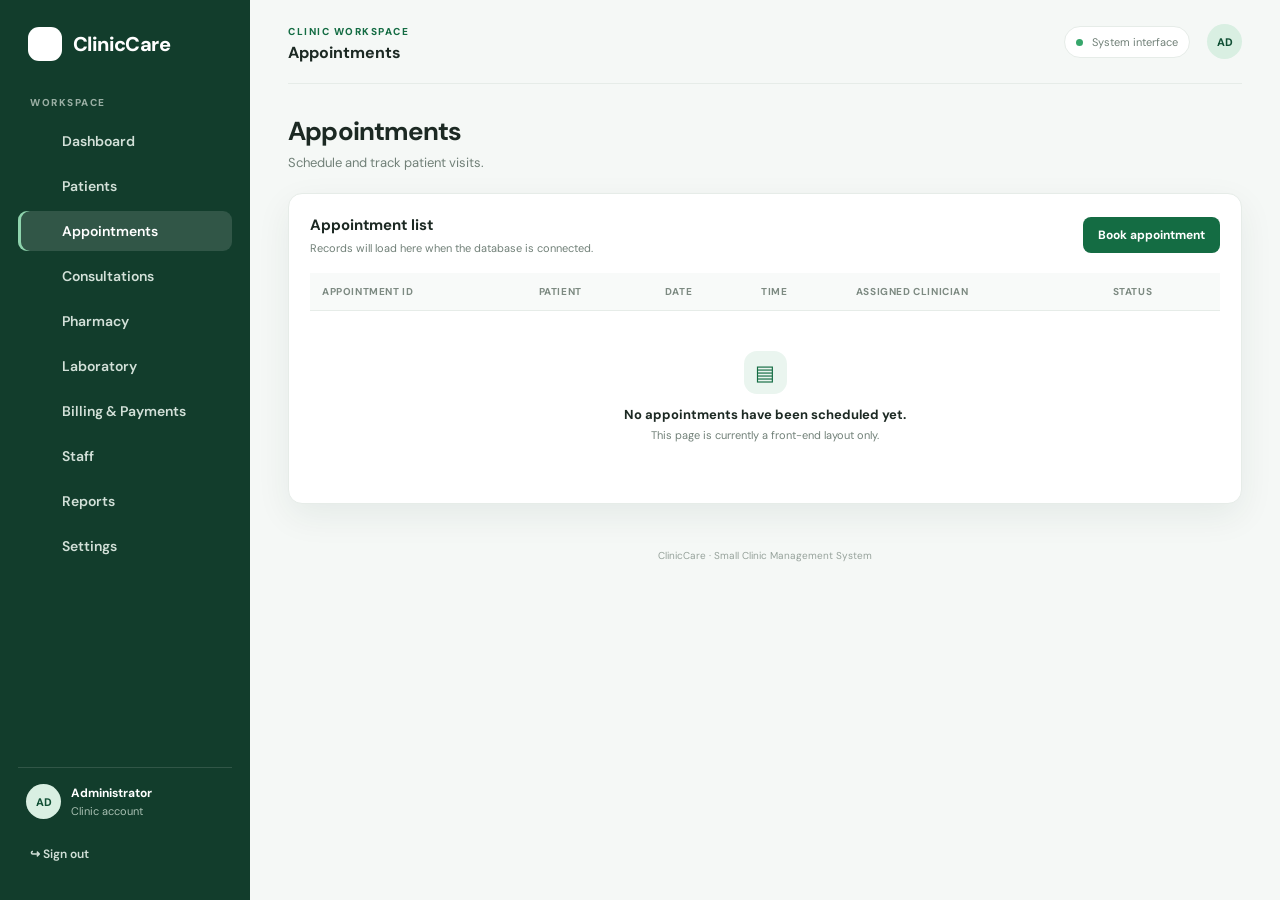
<file: appointments.html>
<!DOCTYPE html>
<html lang="en">
<head>
  <meta charset="UTF-8">
  <meta name="viewport" content="width=device-width, initial-scale=1.0">
  <meta name="theme-color" content="#146c43">
  <title>Appointments | ClinicCare</title>
  <link rel="stylesheet" href="style.css">
</head>
<body>
  <div class="app-layout">
    <aside class="sidebar">
      <a class="brand" href="dashboard.html"><span class="brand-mark"></span><span>ClinicCare</span></a>
      <p class="side-label">WORKSPACE</p>
      <nav class="side-nav"><a class="nav-link " href="dashboard.html"><span class="nav-icon"></span>Dashboard</a><a class="nav-link " href="patients.html"><span class="nav-icon"></span>Patients</a><a class="nav-link active" href="appointments.html"><span class="nav-icon"></span>Appointments</a><a class="nav-link " href="consultations.html"><span class="nav-icon"></span>Consultations</a><a class="nav-link " href="pharmacy.html"><span class="nav-icon"></span>Pharmacy</a><a class="nav-link " href="laboratory.html"><span class="nav-icon"></span>Laboratory</a><a class="nav-link " href="billing.html"><span class="nav-icon"></span>Billing & Payments</a><a class="nav-link " href="staff.html"><span class="nav-icon"></span>Staff</a><a class="nav-link " href="reports.html"><span class="nav-icon"></span>Reports</a><a class="nav-link " href="settings.html"><span class="nav-icon"></span>Settings</a></nav>
      <div class="sidebar-bottom">
        <div class="user-mini"><div class="avatar">AD</div><div><strong>Administrator</strong><small>Clinic account</small></div></div>
        <a class="nav-link logout-link" href="index.html">↪ Sign out</a>
      </div>
    </aside>
    <main class="main-area">
      <header class="topbar">
        <div><span class="eyebrow">CLINIC WORKSPACE</span><h2>Appointments</h2></div>
        <div class="topbar-right"><span class="status-pill"><i></i> System interface</span><div class="avatar">AD</div></div>
      </header>
      <section class="page-heading"><div><h1>Appointments</h1><p>Schedule and track patient visits.</p></div></section>
      <section class="panel"><div class="panel-header"><div><h3>Appointment list</h3><p class="muted">Records will load here when the database is connected.</p></div><button class="btn btn-primary" type="button">Book appointment</button></div><div class="table-wrap"><table><thead><tr><th>Appointment ID</th><th>Patient</th><th>Date</th><th>Time</th><th>Assigned clinician</th><th>Status</th></tr></thead><tbody><tr><td colspan="6"><div class="empty-state compact"><div class="empty-icon">▤</div><strong>No appointments have been scheduled yet.</strong><p>This page is currently a front-end layout only.</p></div></td></tr></tbody></table></div></section>
      <footer class="footer">ClinicCare · Small Clinic Management System</footer>
    </main>
  </div>
</body>
</html>
</file>
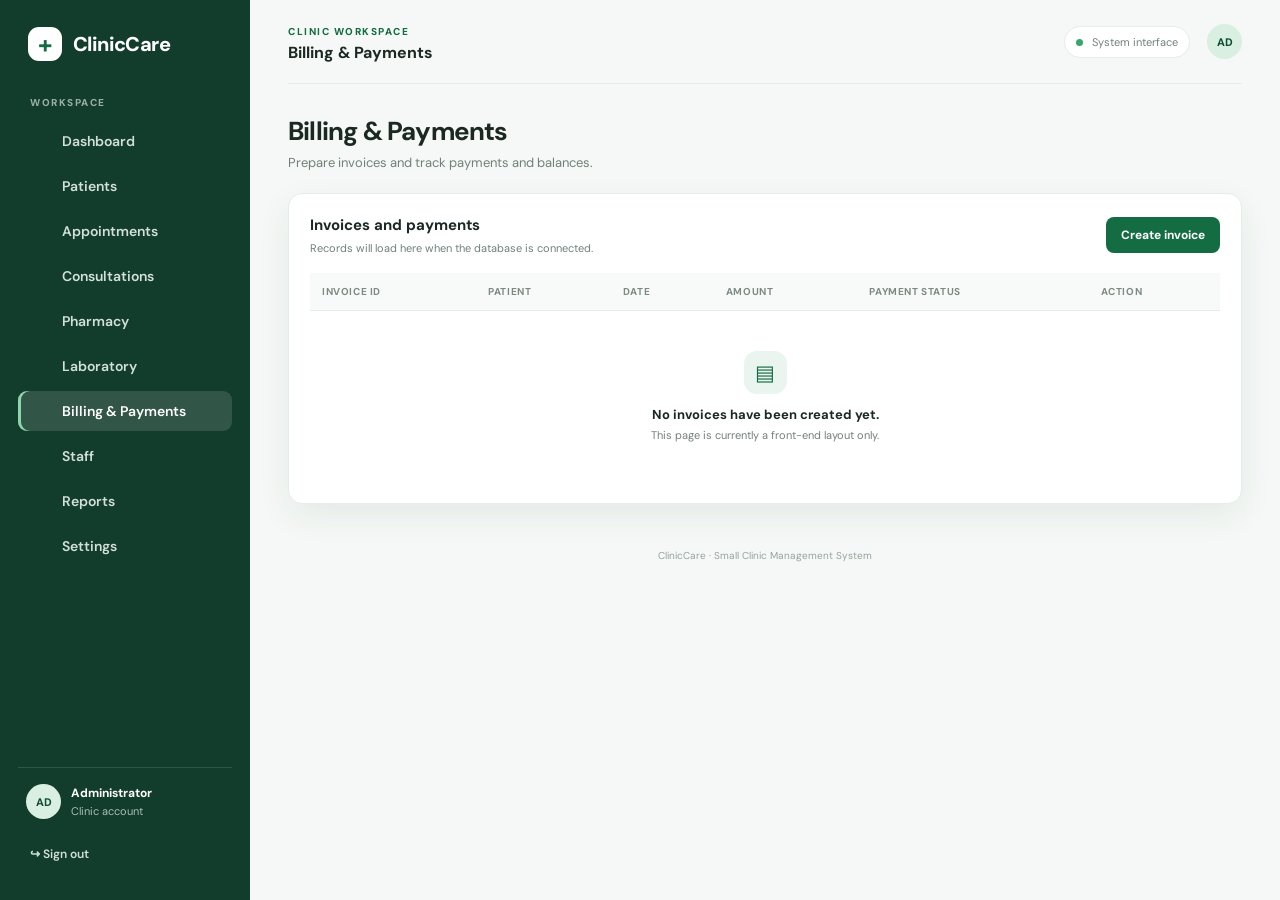
<file: billing.html>
<!DOCTYPE html>
<html lang="en">
<head>
  <meta charset="UTF-8">
  <meta name="viewport" content="width=device-width, initial-scale=1.0">
  <meta name="theme-color" content="#146c43">
  <title>Billing & Payments | ClinicCare</title>
  <link rel="stylesheet" href="style.css">
</head>
<body>
  <div class="app-layout">
    <aside class="sidebar">
      <a class="brand" href="dashboard.html"><span class="brand-mark">+</span><span>ClinicCare</span></a>
      <p class="side-label">WORKSPACE</p>
      <nav class="side-nav"><a class="nav-link " href="dashboard.html"><span class="nav-icon"></span>Dashboard</a><a class="nav-link " href="patients.html"><span class="nav-icon"></span>Patients</a><a class="nav-link " href="appointments.html"><span class="nav-icon"></span>Appointments</a><a class="nav-link " href="consultations.html"><span class="nav-icon"></span>Consultations</a><a class="nav-link " href="pharmacy.html"><span class="nav-icon"></span>Pharmacy</a><a class="nav-link " href="laboratory.html"><span class="nav-icon"></span>Laboratory</a><a class="nav-link active" href="billing.html"><span class="nav-icon"></span>Billing & Payments</a><a class="nav-link " href="staff.html"><span class="nav-icon"></span>Staff</a><a class="nav-link " href="reports.html"><span class="nav-icon"></span>Reports</a><a class="nav-link " href="settings.html"><span class="nav-icon"></span>Settings</a></nav>
      <div class="sidebar-bottom">
        <div class="user-mini"><div class="avatar">AD</div><div><strong>Administrator</strong><small>Clinic account</small></div></div>
        <a class="nav-link logout-link" href="index.html">↪ Sign out</a>
      </div>
    </aside>
    <main class="main-area">
      <header class="topbar">
        <div><span class="eyebrow">CLINIC WORKSPACE</span><h2>Billing & Payments</h2></div>
        <div class="topbar-right"><span class="status-pill"><i></i> System interface</span><div class="avatar">AD</div></div>
      </header>
      <section class="page-heading"><div><h1>Billing & Payments</h1><p>Prepare invoices and track payments and balances.</p></div></section>
      <section class="panel"><div class="panel-header"><div><h3>Invoices and payments</h3><p class="muted">Records will load here when the database is connected.</p></div><button class="btn btn-primary" type="button">Create invoice</button></div><div class="table-wrap"><table><thead><tr><th>Invoice ID</th><th>Patient</th><th>Date</th><th>Amount</th><th>Payment status</th><th>Action</th></tr></thead><tbody><tr><td colspan="6"><div class="empty-state compact"><div class="empty-icon">▤</div><strong>No invoices have been created yet.</strong><p>This page is currently a front-end layout only.</p></div></td></tr></tbody></table></div></section>
      <footer class="footer">ClinicCare · Small Clinic Management System</footer>
    </main>
  </div>
</body>
</html>
</file>
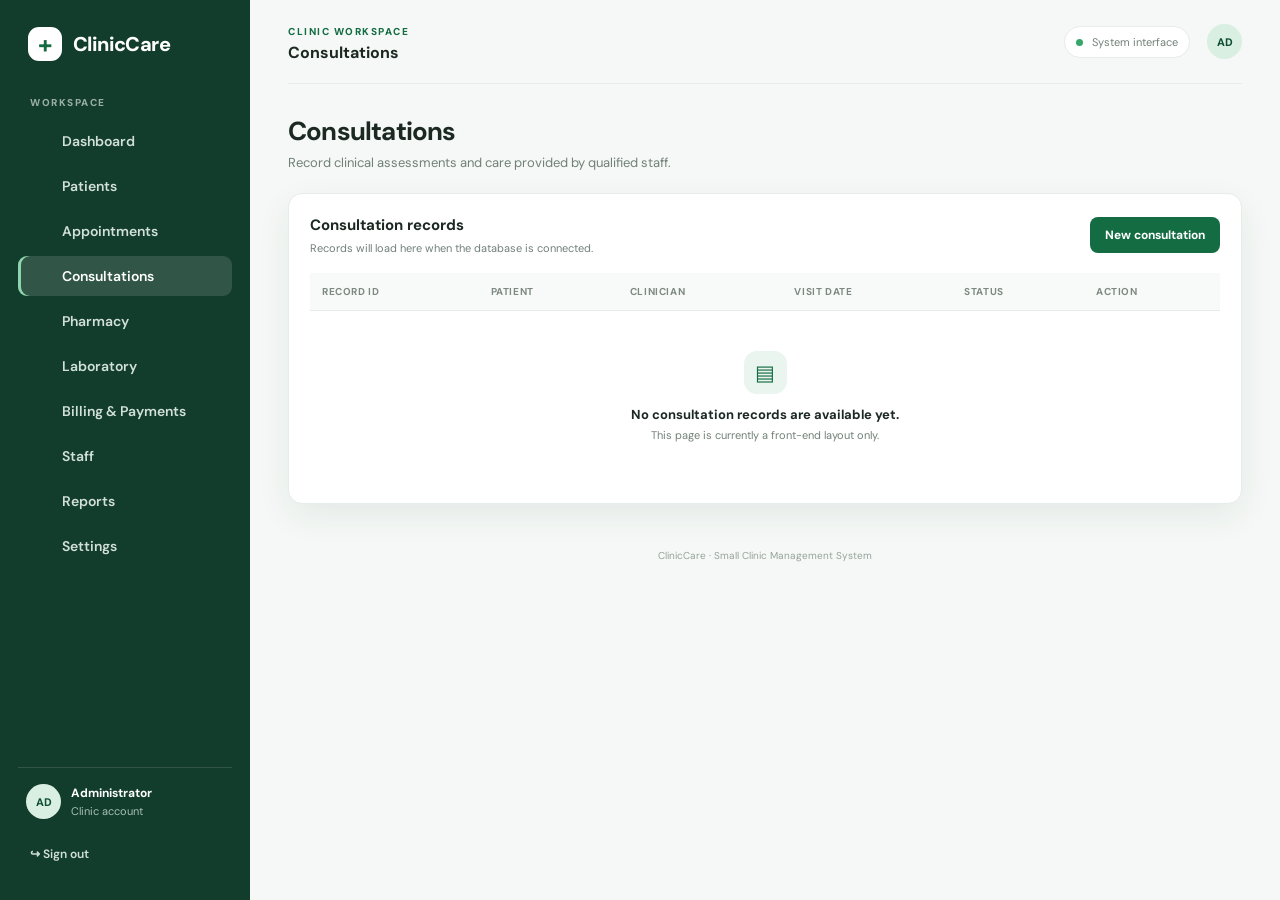
<file: consultations.html>
<!DOCTYPE html>
<html lang="en">
<head>
  <meta charset="UTF-8">
  <meta name="viewport" content="width=device-width, initial-scale=1.0">
  <meta name="theme-color" content="#146c43">
  <title>Consultations | ClinicCare</title>
  <link rel="stylesheet" href="style.css">
</head>
<body>
  <div class="app-layout">
    <aside class="sidebar">
      <a class="brand" href="dashboard.html"><span class="brand-mark">+</span><span>ClinicCare</span></a>
      <p class="side-label">WORKSPACE</p>
      <nav class="side-nav"><a class="nav-link " href="dashboard.html"><span class="nav-icon"></span>Dashboard</a><a class="nav-link " href="patients.html"><span class="nav-icon"></span>Patients</a><a class="nav-link " href="appointments.html"><span class="nav-icon"></span>Appointments</a><a class="nav-link active" href="consultations.html"><span class="nav-icon"></span>Consultations</a><a class="nav-link " href="pharmacy.html"><span class="nav-icon"></span>Pharmacy</a><a class="nav-link " href="laboratory.html"><span class="nav-icon"></span>Laboratory</a><a class="nav-link " href="billing.html"><span class="nav-icon"></span>Billing & Payments</a><a class="nav-link " href="staff.html"><span class="nav-icon"></span>Staff</a><a class="nav-link " href="reports.html"><span class="nav-icon"></span>Reports</a><a class="nav-link " href="settings.html"><span class="nav-icon"></span>Settings</a></nav>
      <div class="sidebar-bottom">
        <div class="user-mini"><div class="avatar">AD</div><div><strong>Administrator</strong><small>Clinic account</small></div></div>
        <a class="nav-link logout-link" href="index.html">↪ Sign out</a>
      </div>
    </aside>
    <main class="main-area">
      <header class="topbar">
        <div><span class="eyebrow">CLINIC WORKSPACE</span><h2>Consultations</h2></div>
        <div class="topbar-right"><span class="status-pill"><i></i> System interface</span><div class="avatar">AD</div></div>
      </header>
      <section class="page-heading"><div><h1>Consultations</h1><p>Record clinical assessments and care provided by qualified staff.</p></div></section>
      <section class="panel"><div class="panel-header"><div><h3>Consultation records</h3><p class="muted">Records will load here when the database is connected.</p></div><button class="btn btn-primary" type="button">New consultation</button></div><div class="table-wrap"><table><thead><tr><th>Record ID</th><th>Patient</th><th>Clinician</th><th>Visit date</th><th>Status</th><th>Action</th></tr></thead><tbody><tr><td colspan="6"><div class="empty-state compact"><div class="empty-icon">▤</div><strong>No consultation records are available yet.</strong><p>This page is currently a front-end layout only.</p></div></td></tr></tbody></table></div></section>
      <footer class="footer">ClinicCare · Small Clinic Management System</footer>
    </main>
  </div>
</body>
</html>
</file>
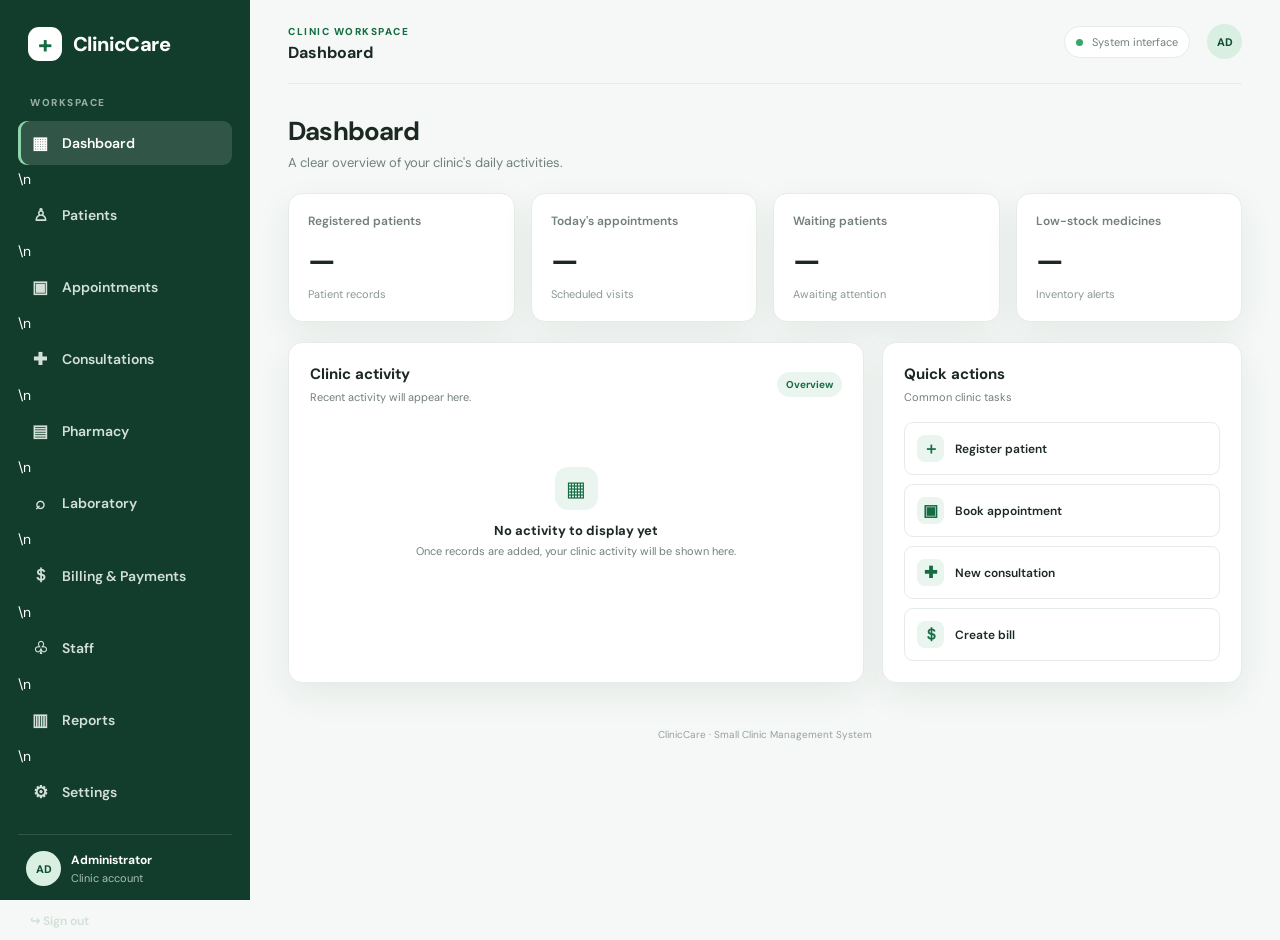
<file: dashboard.html>
<!DOCTYPE html>
<html lang="en">
<head>
  <meta charset="UTF-8">
  <meta name="viewport" content="width=device-width, initial-scale=1.0">
  <meta name="theme-color" content="#146c43">
  <title>Dashboard | ClinicCare</title>
  <link rel="stylesheet" href="style.css">
</head>
<body>
  <div class="app-layout">
    <aside class="sidebar">
      <a class="brand" href="dashboard.html"><span class="brand-mark">+</span><span>ClinicCare</span></a>
      <p class="side-label">WORKSPACE</p>
      <nav class="side-nav"><a class="nav-link active" href="dashboard.html"><span class="nav-icon">▦</span>Dashboard</a>\n<a class="nav-link " href="patients.html"><span class="nav-icon">♙</span>Patients</a>\n<a class="nav-link " href="appointments.html"><span class="nav-icon">▣</span>Appointments</a>\n<a class="nav-link " href="consultations.html"><span class="nav-icon">✚</span>Consultations</a>\n<a class="nav-link " href="pharmacy.html"><span class="nav-icon">▤</span>Pharmacy</a>\n<a class="nav-link " href="laboratory.html"><span class="nav-icon">⌕</span>Laboratory</a>\n<a class="nav-link " href="billing.html"><span class="nav-icon">＄</span>Billing & Payments</a>\n<a class="nav-link " href="staff.html"><span class="nav-icon">♧</span>Staff</a>\n<a class="nav-link " href="reports.html"><span class="nav-icon">▥</span>Reports</a>\n<a class="nav-link " href="settings.html"><span class="nav-icon">⚙</span>Settings</a></nav>
      <div class="sidebar-bottom">
        <div class="user-mini"><div class="avatar">AD</div><div><strong>Administrator</strong><small>Clinic account</small></div></div>
        <a class="nav-link logout-link" href="index.html">↪ Sign out</a>
      </div>
    </aside>
    <main class="main-area">
      <header class="topbar">
        <div><span class="eyebrow">CLINIC WORKSPACE</span><h2>Dashboard</h2></div>
        <div class="topbar-right"><span class="status-pill"><i></i> System interface</span><div class="avatar">AD</div></div>
      </header>
      <section class="page-heading"><div><h1>Dashboard</h1><p>A clear overview of your clinic's daily activities.</p></div></section>
      
<section class="stats-grid">
  <article class="stat-card"><span class="stat-label">Registered patients</span><strong>—</strong><small>Patient records</small></article>
  <article class="stat-card"><span class="stat-label">Today's appointments</span><strong>—</strong><small>Scheduled visits</small></article>
  <article class="stat-card"><span class="stat-label">Waiting patients</span><strong>—</strong><small>Awaiting attention</small></article>
  <article class="stat-card"><span class="stat-label">Low-stock medicines</span><strong>—</strong><small>Inventory alerts</small></article>
</section>
<section class="content-grid">
  <article class="panel panel-wide"><div class="panel-header"><div><h3>Clinic activity</h3><p class="muted">Recent activity will appear here.</p></div><span class="tag">Overview</span></div><div class="empty-state"><div class="empty-icon">▦</div><strong>No activity to display yet</strong><p>Once records are added, your clinic activity will be shown here.</p></div></article>
  <article class="panel"><div class="panel-header"><div><h3>Quick actions</h3><p class="muted">Common clinic tasks</p></div></div><div class="quick-actions"><a href="patients.html" class="quick-action"><span>＋</span> Register patient</a><a href="appointments.html" class="quick-action"><span>▣</span> Book appointment</a><a href="consultations.html" class="quick-action"><span>✚</span> New consultation</a><a href="billing.html" class="quick-action"><span>＄</span> Create bill</a></div></article>
</section>

      <footer class="footer">ClinicCare · Small Clinic Management System</footer>
    </main>
  </div>
</body>
</html>
</file>
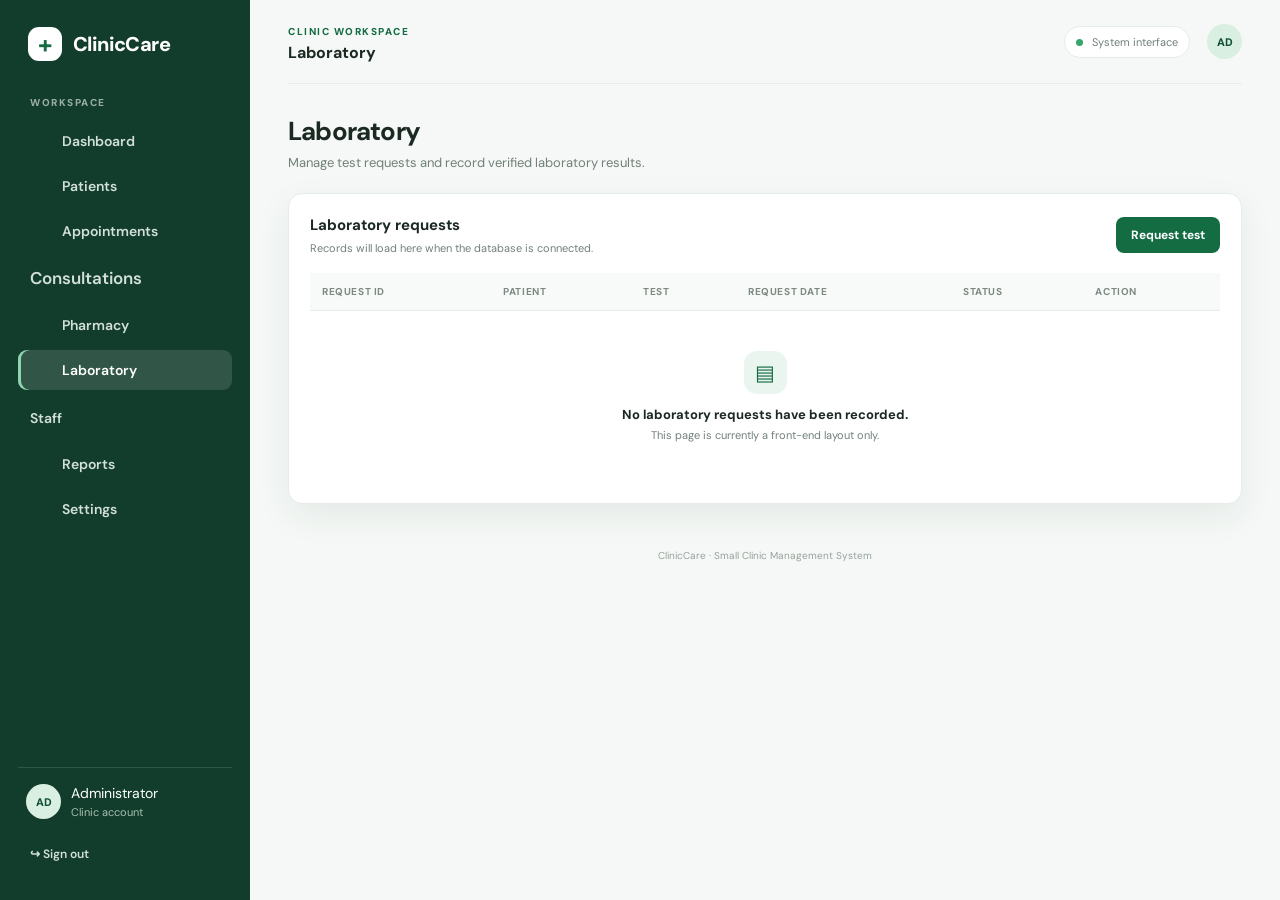
<file: laboratory.html>
<!DOCTYPE html>
<html lang="en">
<head>
  <meta charset="UTF-8">
  <meta name="viewport" content="width=device-width, initial-scale=1.0">
  <meta name="theme-color" content="#146c43">
  <title>Laboratory | ClinicCare</title>
  <link rel="stylesheet" href="style.css">
</head>
<body>
  <div class="app-layout">
    <aside class="sidebar">
      <a class="brand" href="dashboard.html"><span class="brand-mark">+</span><span>ClinicCare</span></a>
      <p class="side-label">WORKSPACE</p>
      <nav class="side-nav"><a class="nav-link " href="dashboard.html"><span class="nav-icon"></span>Dashboard</a><a class="nav-link " href="patients.html"><span class="nav-icon"></span>Patients</a><a class="nav-link " href="appointments.html"><span class="nav-icon"></span>Appointments</a><a class="nav-link " href="consultations.html"><span class="nav-icon"</span>Consultations</a><a class="nav-link " href="pharmacy.html"><span class="nav-icon"></span>Pharmacy</a><a class="nav-link active" href="laboratory.html"><span class="nav-icon"></span>Laboratory</a><a class="nav-link " href="billing.html"><span class="nav-icon</span>Billing & Payments</a><a class="nav-link " href="staff.html"><span class="nav-icon"></span>Staff</a><a class="nav-link " href="reports.html"><span class="nav-icon"></span>Reports</a><a class="nav-link " href="settings.html"><span class="nav-icon"></span>Settings</a></nav>
      <div class="sidebar-bottom">
        <div class="user-mini"><div class="avatar">AD</div><div><strng>Administrator</strong><small>Clinic account</small></div></div>
        <a class="nav-link logout-link" href="index.html">↪ Sign out</a>                                                                                                                                                                                                                                                                                                                                                                                                                                                                                                                                                    </di>
    </aside>
    <main class="main-area">
      
      <header class="topbar">
        <div><span class="eyebrow">CLINIC WORKSPACE</span><h2>Laboratory</h2></div>
        <div class="topbar-right"><span class="status-pill"><i></i> System interface</span><div class="avatar">AD</div></div>
      </header>
      <section class="page-heading"><div><h1>Laboratory</h1><p>Manage test requests and record verified laboratory results.</p></div></section>
      <section class="panel"><div class="panel-header"><div><h3>Laboratory requests</h3><p class="muted">Records will load here when the database is connected.</p></div><button class="btn btn-primary" type="button">Request test</button></div><div class="table-wrap"><table><thead><tr><th>Request ID</th><th>Patient</th><th>Test</th><th>Request date</th><th>Status</th><th>Action</th></tr></thead><tbody><tr><td colspan="6"><div class="empty-state compact"><div class="empty-icon">▤</div><strong>No laboratory requests have been recorded.</strong><p>This page is currently a front-end layout only.</p></div></td></tr></tbody></table></div></section>
      <footer class="footer">ClinicCare · Small Clinic Management System</footer>
    </main>
  </div>
</body>
</html>
</file>
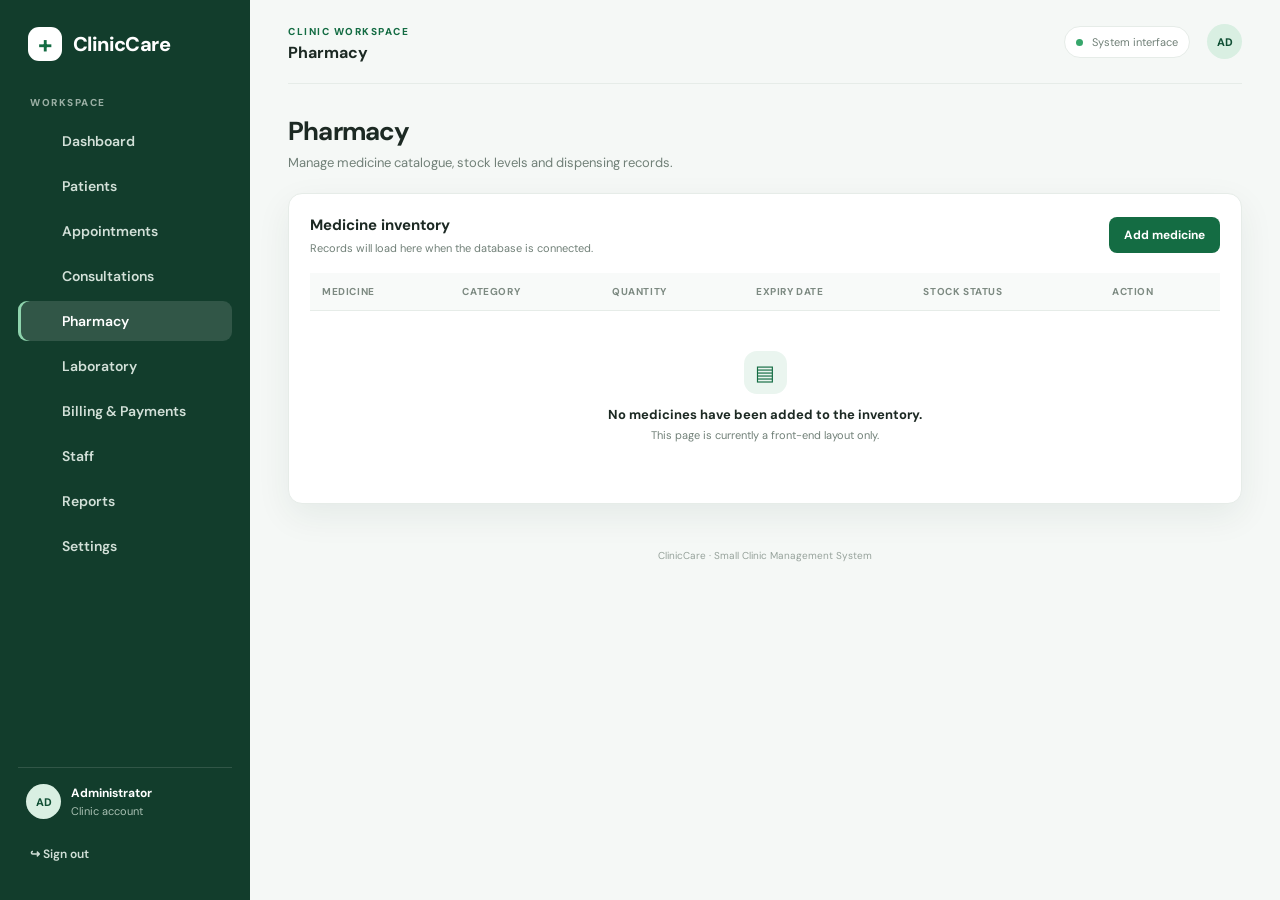
<file: pharmacy.html>
<!DOCTYPE html>
<html lang="en">
<head>
  <meta charset="UTF-8">
  <meta name="viewport" content="width=device-width, initial-scale=1.0">
  <meta name="theme-color" content="#146c43">
  <title>Pharmacy | ClinicCare</title>
  <link rel="stylesheet" href="style.css">
</head>
<body>
  <div class="app-layout">
    <aside class="sidebar">
      <a class="brand" href="dashboard.html"><span class="brand-mark">+</span><span>ClinicCare</span></a>
      <p class="side-label">WORKSPACE</p>
      <nav class="side-nav"><a class="nav-link " href="dashboard.html"><span class="nav-icon"></span>Dashboard</a><a class="nav-link " href="patients.html"><span class="nav-icon"></span>Patients</a><a class="nav-link " href="appointments.html"><span class="nav-icon"></span>Appointments</a><a class="nav-link " href="consultations.html"><span class="nav-icon"></span>Consultations</a><a class="nav-link active" href="pharmacy.html"><span class="nav-icon"></span>Pharmacy</a><a class="nav-link " href="laboratory.html"><span class="nav-icon"></span>Laboratory</a><a class="nav-link " href="billing.html"><span class="nav-icon"></span>Billing & Payments</a><a class="nav-link " href="staff.html"><span class="nav-icon"></span>Staff</a><a class="nav-link " href="reports.html"><span class="nav-icon"></span>Reports</a><a class="nav-link " href="settings.html"><span class="nav-icon"></span>Settings</a></nav>
      <div class="sidebar-bottom">
        <div class="user-mini"><div class="avatar">AD</div><div><strong>Administrator</strong><small>Clinic account</small></div></div>
        <a class="nav-link logout-link" href="index.html">↪ Sign out</a>
      </div>
    </aside>
    <main class="main-area">
      <header class="topbar">
        <div><span class="eyebrow">CLINIC WORKSPACE</span><h2>Pharmacy</h2></div>
        <div class="topbar-right"><span class="status-pill"><i></i> System interface</span><div class="avatar">AD</div></div>
      </header>
      <section class="page-heading"><div><h1>Pharmacy</h1><p>Manage medicine catalogue, stock levels and dispensing records.</p></div></section>
      <section class="panel"><div class="panel-header"><div><h3>Medicine inventory</h3><p class="muted">Records will load here when the database is connected.</p></div><button class="btn btn-primary" type="button">Add medicine</button></div><div class="table-wrap"><table><thead><tr><th>Medicine</th><th>Category</th><th>Quantity</th><th>Expiry date</th><th>Stock status</th><th>Action</th></tr></thead><tbody><tr><td colspan="6"><div class="empty-state compact"><div class="empty-icon">▤</div><strong>No medicines have been added to the inventory.</strong><p>This page is currently a front-end layout only.</p></div></td></tr></tbody></table></div></section>
      <footer class="footer">ClinicCare · Small Clinic Management System</footer>
    </main>
  </div>
</body>
</html>
</file>
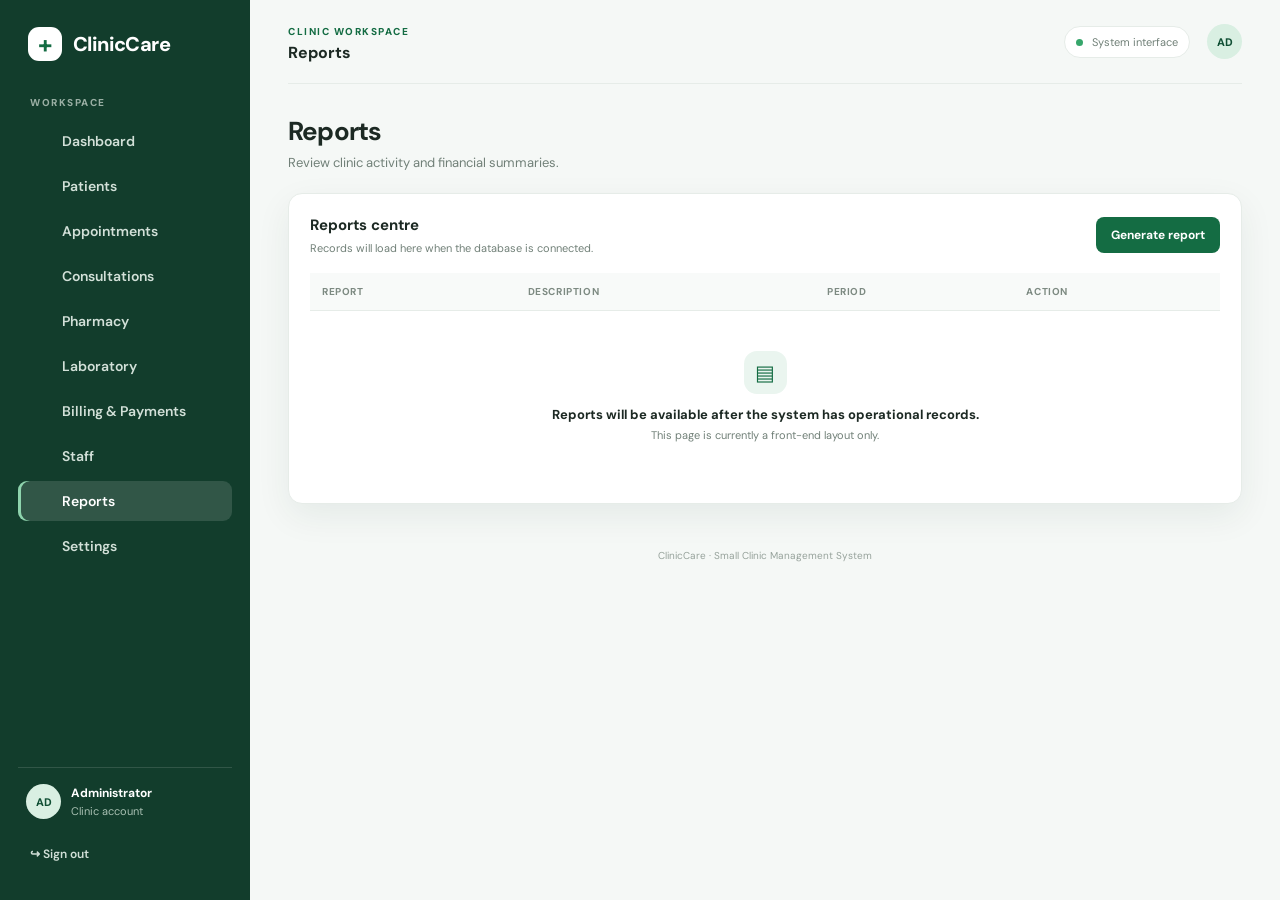
<file: reports.html>
<!DOCTYPE html>
<html lang="en">
<head>
  <meta charset="UTF-8">
  <meta name="viewport" content="width=device-width, initial-scale=1.0">
  <meta name="theme-color" content="#146c43">
  <title>Reports | ClinicCare</title>
  <link rel="stylesheet" href="style.css">
</head>
<body>
  <div class="app-layout">
    <aside class="sidebar">
      <a class="brand" href="dashboard.html"><span class="brand-mark">+</span><span>ClinicCare</span></a>
      <p class="side-label">WORKSPACE</p>
      <nav class="side-nav"><a class="nav-link " href="dashboard.html"><span class="nav-icon"></span>Dashboard</a><a class="nav-link " href="patients.html"><span class="nav-icon"></span>Patients</a><a class="nav-link " href="appointments.html"><span class="nav-icon"></span>Appointments</a><a class="nav-link " href="consultations.html"><span class="nav-icon"></span>Consultations</a><a class="nav-link " href="pharmacy.html"><span class="nav-icon"></span>Pharmacy</a><a class="nav-link " href="laboratory.html"><span class="nav-icon"></span>Laboratory</a><a class="nav-link " href="billing.html"><span class="nav-icon"></span>Billing & Payments</a><a class="nav-link " href="staff.html"><span class="nav-icon"></span>Staff</a><a class="nav-link active" href="reports.html"><span class="nav-icon"></span>Reports</a><a class="nav-link " href="settings.html"><span class="nav-icon"></span>Settings</a></nav>
      <div class="sidebar-bottom">
        <div class="user-mini"><div class="avatar">AD</div><div><strong>Administrator</strong><small>Clinic account</small></div></div>
        <a class="nav-link logout-link" href="index.html">↪ Sign out</a>
      </div>
    </aside>
    <main class="main-area">
      <header class="topbar">
        <div><span class="eyebrow">CLINIC WORKSPACE</span><h2>Reports</h2></div>
        <div class="topbar-right"><span class="status-pill"><i></i> System interface</span><div class="avatar">AD</div></div>
      </header>
      <section class="page-heading"><div><h1>Reports</h1><p>Review clinic activity and financial summaries.</p></div></section>
      <section class="panel"><div class="panel-header"><div><h3>Reports centre</h3><p class="muted">Records will load here when the database is connected.</p></div><button class="btn btn-primary" type="button">Generate report</button></div><div class="table-wrap"><table><thead><tr><th>Report</th><th>Description</th><th>Period</th><th>Action</th></tr></thead><tbody><tr><td colspan="4"><div class="empty-state compact"><div class="empty-icon">▤</div><strong>Reports will be available after the system has operational records.</strong><p>This page is currently a front-end layout only.</p></div></td></tr></tbody></table></div></section>
      <footer class="footer">ClinicCare · Small Clinic Management System</footer>
    </main>
  </div>
</body>
</html>
</file>
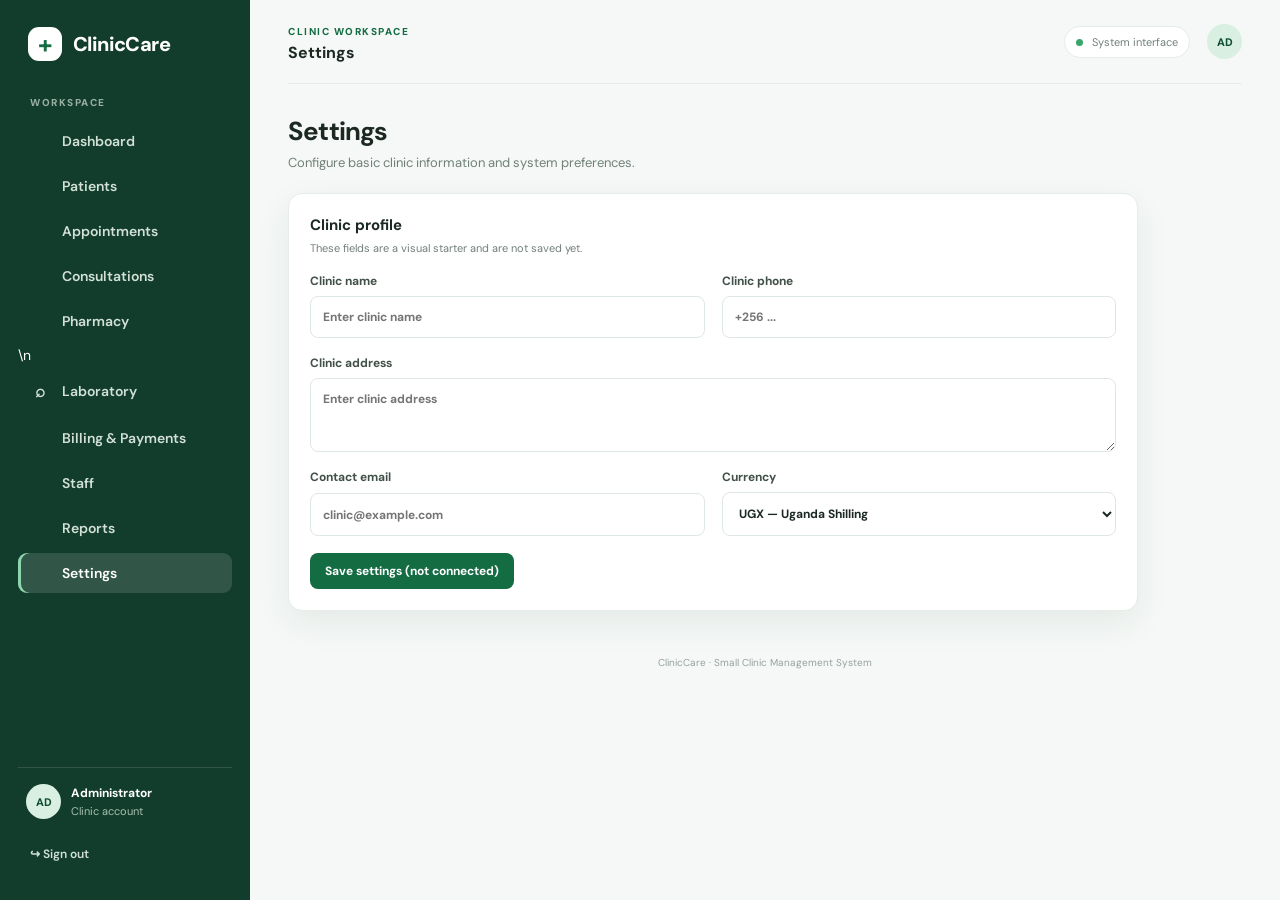
<file: settings.html>
<!DOCTYPE html>
<html lang="en">
<head>
  <meta charset="UTF-8">
  <meta name="viewport" content="width=device-width, initial-scale=1.0">
  <meta name="theme-color" content="#146c43">
  <title>Settings | ClinicCare</title>
  <link rel="stylesheet" href="style.css">
</head>
<body>
  <div class="app-layout">
    <aside class="sidebar">
      <a class="brand" href="dashboard.html"><span class="brand-mark">+</span><span>ClinicCare</span></a>
      <p class="side-label">WORKSPACE</p>
      <nav class="side-nav"><a class="nav-link " href="dashboard.html"><span class="nav-icon"></span>Dashboard</a><a class="nav-link " href="patients.html"><span class="nav-icon"></span>Patients</a><a class="nav-link " href="appointments.html"><span class="nav-icon"></span>Appointments</a><a class="nav-link " href="consultations.html"><span class="nav-icon"></span>Consultations</a><a class="nav-link " href="pharmacy.html"><span class="nav-icon"></span>Pharmacy</a>\n<a class="nav-link " href="laboratory.html"><span class="nav-icon">⌕</span>Laboratory</a><a class="nav-link " href="billing.html"><span class="nav-icon"></span>Billing & Payments</a><a class="nav-link " href="staff.html"><span class="nav-icon"></span>Staff</a><a class="nav-link " href="reports.html"><span class="nav-icon"></span>Reports</a><a class="nav-link active" href="settings.html"><span class="nav-icon"></span>Settings</a></nav>
      <div class="sidebar-bottom">
        <div class="user-mini"><div class="avatar">AD</div><div><strong>Administrator</strong><small>Clinic account</small></div></div>
        <a class="nav-link logout-link" href="index.html">↪ Sign out</a>
      </div>
    </aside>
    <main class="main-area">
      <header class="topbar">
        <div><span class="eyebrow">CLINIC WORKSPACE</span><h2>Settings</h2></div>
        <div class="topbar-right"><span class="status-pill"><i></i> System interface</span><div class="avatar">AD</div></div>
      </header>
      <section class="page-heading"><div><h1>Settings</h1><p>Configure basic clinic information and system preferences.</p></div></section>
      <section class="panel form-panel"><div class="panel-header"><div><h3>Clinic profile</h3><p class="muted">These fields are a visual starter and are not saved yet.</p></div></div><form class="form-grid" action="#" method="get"><label>Clinic name<input type="text" placeholder="Enter clinic name"></label><label>Clinic phone<input type="tel" placeholder="+256 ..."></label><label class="full-field">Clinic address<textarea rows="3" placeholder="Enter clinic address"></textarea></label><label>Contact email<input type="email" placeholder="clinic@example.com"></label><label>Currency<select><option>UGX — Uganda Shilling</option><option>USD — US Dollar</option></select></label><div class="full-field"><button class="btn btn-primary" type="button">Save settings (not connected)</button></div></form></section>
      <footer class="footer">ClinicCare · Small Clinic Management System</footer>
    </main>
  </div>
</body>
</html>
</file>
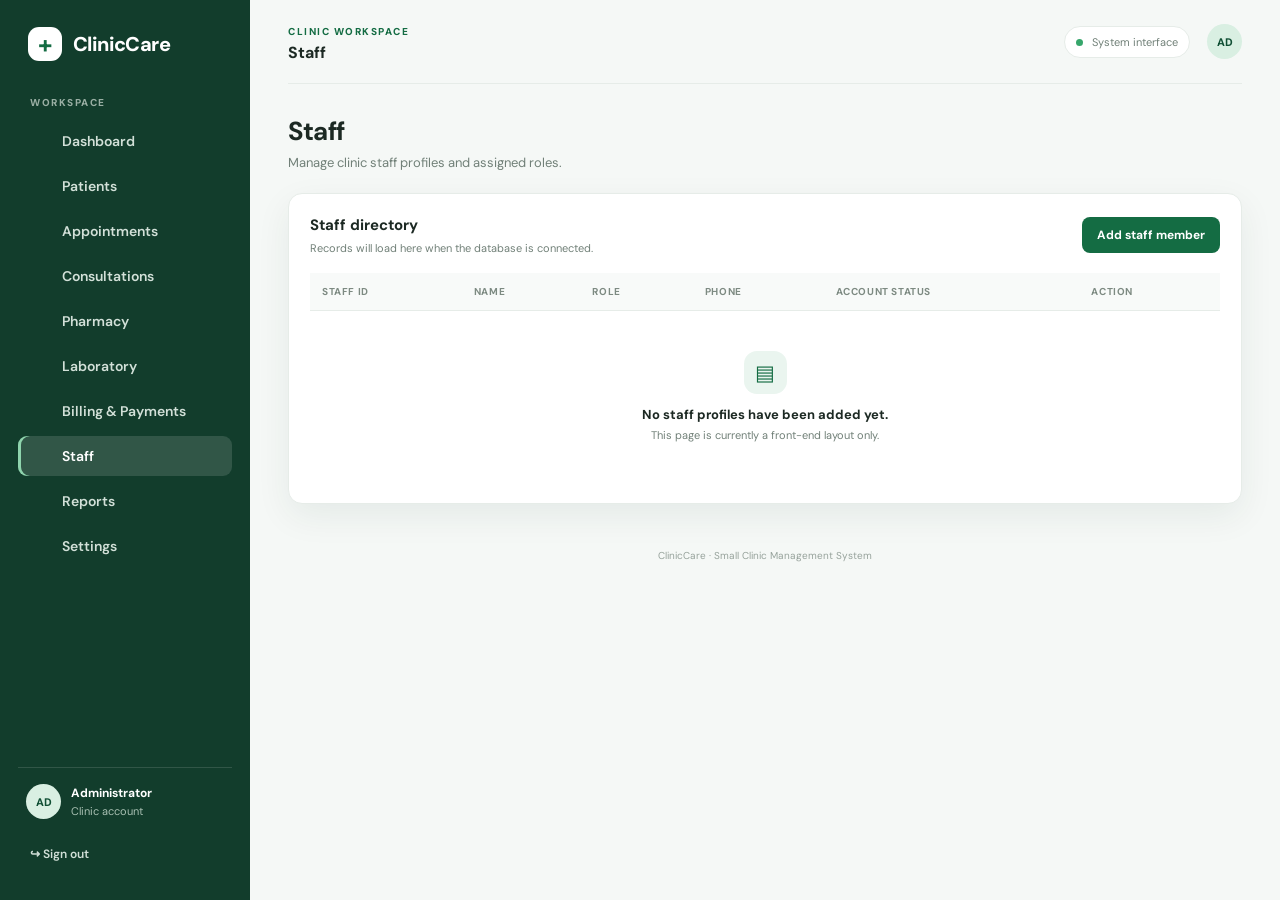
<file: staff.html>
<!DOCTYPE html>
<html lang="en">
<head>
  <meta charset="UTF-8">
  <meta name="viewport" content="width=device-width, initial-scale=1.0">
  <meta name="theme-color" content="#146c43">
  <title>Staff | ClinicCare</title>
  <link rel="stylesheet" href="style.css">
</head>
<body>
  <div class="app-layout">
    <aside class="sidebar">
      <a class="brand" href="dashboard.html"><span class="brand-mark">+</span><span>ClinicCare</span></a>
      <p class="side-label">WORKSPACE</p>
      <nav class="side-nav"><a class="nav-link " href="dashboard.html"><span class="nav-icon"></span>Dashboard</a><a class="nav-link " href="patients.html"><span class="nav-icon"></span>Patients</a><a class="nav-link " href="appointments.html"><span class="nav-icon"></span>Appointments</a><a class="nav-link " href="consultations.html"><span class="nav-icon"></span>Consultations</a><a class="nav-link " href="pharmacy.html"><span class="nav-icon"></span>Pharmacy</a><a class="nav-link " href="laboratory.html"><span class="nav-icon"></span>Laboratory</a><a class="nav-link " href="billing.html"><span class="nav-icon"></span>Billing & Payments</a><a class="nav-link active" href="staff.html"><span class="nav-icon"></span>Staff</a><a class="nav-link " href="reports.html"><span class="nav-icon"></span>Reports</a><a class="nav-link " href="settings.html"><span class="nav-icon"></span>Settings</a></nav>
      <div class="sidebar-bottom">
        <div class="user-mini"><div class="avatar">AD</div><div><strong>Administrator</strong><small>Clinic account</small></div></div>
        <a class="nav-link logout-link" href="index.html">↪ Sign out</a>
      </div>
    </aside>
    <main class="main-area">
      <header class="topbar">
        <div><span class="eyebrow">CLINIC WORKSPACE</span><h2>Staff</h2></div>
        <div class="topbar-right"><span class="status-pill"><i></i> System interface</span><div class="avatar">AD</div></div>
      </header>
      <section class="page-heading"><div><h1>Staff</h1><p>Manage clinic staff profiles and assigned roles.</p></div></section>
      <section class="panel"><div class="panel-header"><div><h3>Staff directory</h3><p class="muted">Records will load here when the database is connected.</p></div><button class="btn btn-primary" type="button">Add staff member</button></div><div class="table-wrap"><table><thead><tr><th>Staff ID</th><th>Name</th><th>Role</th><th>Phone</th><th>Account status</th><th>Action</th></tr></thead><tbody><tr><td colspan="6"><div class="empty-state compact"><div class="empty-icon">▤</div><strong>No staff profiles have been added yet.</strong><p>This page is currently a front-end layout only.</p></div></td></tr></tbody></table></div></section>
      <footer class="footer">ClinicCare · Small Clinic Management System</footer>
    </main>
  </div>
</body>
</html>
</file>
<file: style.css>
@import url('https://fonts.googleapis.com/css2?family=DM+Sans:wght@400;500;600;700;800&display=swap');

:root{--green:#146c43;--green-dark:#104f34;--green-soft:#eaf5ef;--ink:#1c2923;--muted:#718078;--line:#e6ece8;--bg:#f5f8f6;--white:#fff;--shadow:0 12px 35px rgba(20,60,40,.07)}
*{box-sizing:border-box;margin:0;padding:0}
body{font-family:'DM Sans',sans-serif;background:var(--bg);color:var(--ink);font-size:14px}
a{text-decoration:none;color:inherit}
button,input,textarea,select{font:inherit}
button{cursor:pointer}
.app-layout{min-height:100vh;display:grid;grid-template-columns:250px minmax(0,1fr)}
.sidebar{background:#123d2c;color:#fff;padding:27px 18px;display:flex;flex-direction:column;min-height:100vh;position:sticky;top:0;height:100vh}
.brand{display:flex;align-items:center;gap:11px;font-size:20px;font-weight:800;letter-spacing:-.6px;padding:0 10px 35px}
.brand-mark{width:34px;height:34px;border-radius:11px;background:#fff;color:var(--green);display:grid;place-items:center;font-size:25px;font-weight:700}
.side-label,.eyebrow{font-size:10px;font-weight:800;letter-spacing:1.5px;color:#9aafa4}
.side-label{padding:0 12px 12px}
.side-nav{display:grid;gap:5px}
.nav-link{display:flex;align-items:center;gap:12px;padding:11px 12px;border-radius:9px;color:#d2e0d8;font-weight:600;transition:.2s}
.nav-link:hover,.nav-link.active{background:rgba(255,255,255,.13);color:#fff}
.nav-link.active{box-shadow:inset 3px 0 #8ed4ad}
.nav-icon{width:20px;text-align:center;font-size:17px}
.sidebar-bottom{margin-top:auto}
.user-mini{display:flex;align-items:center;gap:10px;padding:16px 8px;border-top:1px solid rgba(255,255,255,.13);margin-top:20px}
.user-mini strong,.user-mini small{display:block}
.user-mini strong{font-size:12px}.user-mini small{color:#a9c0b3;font-size:11px;margin-top:3px}
.avatar{width:35px;height:35px;border-radius:50%;display:grid;place-items:center;background:#d9efe2;color:var(--green-dark);font-weight:800;font-size:11px;flex-shrink:0}
.logout-link{font-size:12px}
.main-area{padding:0 38px;min-width:0}
.topbar{height:84px;border-bottom:1px solid var(--line);display:flex;align-items:center;justify-content:space-between}
.topbar h2{font-size:16px;margin-top:3px}
.topbar .eyebrow{color:var(--green)}
.topbar-right{display:flex;align-items:center;gap:17px}
.status-pill{font-size:11px;color:var(--muted);background:#fff;border:1px solid var(--line);padding:8px 11px;border-radius:30px}
.status-pill i{display:inline-block;width:7px;height:7px;border-radius:50%;background:#36a66b;margin-right:6px}
.page-heading{padding:30px 0 22px}
.page-heading h1{font-size:26px;letter-spacing:-.8px}
.page-heading p,.muted{color:var(--muted);font-size:13px;margin-top:6px}
.stats-grid{display:grid;grid-template-columns:repeat(4,minmax(0,1fr));gap:16px;margin-bottom:20px}
.stat-card,.panel{background:var(--white);border:1px solid var(--line);border-radius:14px;box-shadow:var(--shadow)}
.stat-card{padding:19px}
.stat-label{display:block;color:var(--muted);font-weight:600;font-size:12px}
.stat-card strong{display:block;font-size:30px;letter-spacing:-1px;margin:12px 0 4px}
.stat-card small{color:#8b9891;font-size:11px}
.content-grid{display:grid;grid-template-columns:minmax(0,1.6fr) minmax(260px,1fr);gap:18px}
.panel{padding:21px;margin-bottom:20px;min-width:0}
.panel-header{display:flex;align-items:center;justify-content:space-between;gap:15px;margin-bottom:18px}
.panel-header h3{font-size:15px}
.panel-header .muted{font-size:11px}
.tag{font-size:10px;color:var(--green);background:var(--green-soft);padding:6px 9px;border-radius:20px;font-weight:700}
.empty-state{text-align:center;padding:45px 15px;color:var(--muted)}
.empty-state strong{display:block;color:var(--ink);font-size:13px;margin:12px 0 5px}
.empty-state p{font-size:11px}
.empty-icon{margin:auto;width:43px;height:43px;border-radius:13px;background:var(--green-soft);color:var(--green);display:grid;place-items:center;font-size:21px}
.empty-state.compact{padding:30px 10px}
.quick-actions{display:grid;gap:9px}
.quick-action{display:flex;align-items:center;gap:11px;border:1px solid var(--line);padding:12px;border-radius:9px;font-size:12px;font-weight:600}
.quick-action:hover{background:var(--green-soft);border-color:#c9e4d4}
.quick-action span{width:27px;height:27px;border-radius:8px;background:var(--green-soft);color:var(--green);display:grid;place-items:center;font-size:16px}
.btn{border:0;border-radius:8px;padding:10px 15px;font-weight:700;font-size:12px}
.btn-primary{background:var(--green);color:#fff}
.btn-primary:hover{background:var(--green-dark)}
.btn-full{width:100%;padding:13px}
.table-wrap{overflow-x:auto}
table{border-collapse:collapse;width:100%;min-width:600px}
th{text-align:left;color:#7d8a82;font-size:10px;text-transform:uppercase;letter-spacing:.6px;background:#f8faf9;padding:12px}
td{border-top:1px solid var(--line);padding:10px}
.form-panel{max-width:850px}
.form-grid{display:grid;grid-template-columns:1fr 1fr;gap:17px}
.form-grid label,.form-stack label{display:grid;gap:7px;font-weight:700;font-size:12px;color:#425148}
input,textarea,select{width:100%;border:1px solid #dfe7e2;border-radius:8px;padding:12px;background:#fff;outline:none;color:var(--ink)}
input:focus,textarea:focus,select:focus{border-color:var(--green);box-shadow:0 0 0 3px rgba(20,108,67,.09)}
.full-field{grid-column:1/-1}
.footer{padding:25px 0;color:#96a29b;font-size:10px;text-align:center}
.auth-page{min-height:100vh;display:grid;place-items:center;padding:22px;background:linear-gradient(135deg,#edf6f0,#f8faf8)}
.auth-card{width:min(100%,420px);background:#fff;padding:38px;border:1px solid var(--line);border-radius:18px;box-shadow:0 20px 60px rgba(20,60,40,.1)}
.brand-centered{justify-content:center;padding:0 0 28px;color:var(--ink)}
.auth-card .eyebrow{text-align:center;color:var(--green)}
.auth-card h1{text-align:center;font-size:27px;margin-top:10px}
.auth-card>.muted{text-align:center;margin-bottom:25px}
.form-stack{display:grid;gap:17px;margin-top:22px}
.form-note{text-align:center;color:#8a968f;font-size:10px;line-height:1.6;margin-top:20px}
@media(max-width:1050px){.app-layout{grid-template-columns:220px minmax(0,1fr)}.main-area{padding:0 24px}.stats-grid{grid-template-columns:repeat(2,1fr)}}
@media(max-width:760px){.app-layout{display:block}.sidebar{position:relative;height:auto;min-height:0;padding:16px;display:block}.brand{padding:0 5px 15px}.side-label{display:none}.side-nav{display:flex;overflow-x:auto;padding-bottom:5px}.nav-link{white-space:nowrap;padding:9px 11px;font-size:11px}.nav-icon{display:none}.sidebar-bottom{display:none}.main-area{padding:0 16px}.topbar{height:68px}.topbar-right .status-pill{display:none}.page-heading{padding:23px 0 17px}.page-heading h1{font-size:23px}.content-grid{grid-template-columns:1fr}.panel{padding:16px}}
@media(max-width:480px){.stats-grid{gap:10px}.stat-card{padding:14px}.stat-card strong{font-size:25px}.stat-label{font-size:11px}.form-grid{grid-template-columns:1fr}.full-field{grid-column:auto}.auth-card{padding:27px 22px}.panel-header{align-items:flex-start;flex-direction:column}.panel-header .btn{width:100%}}
</file>
